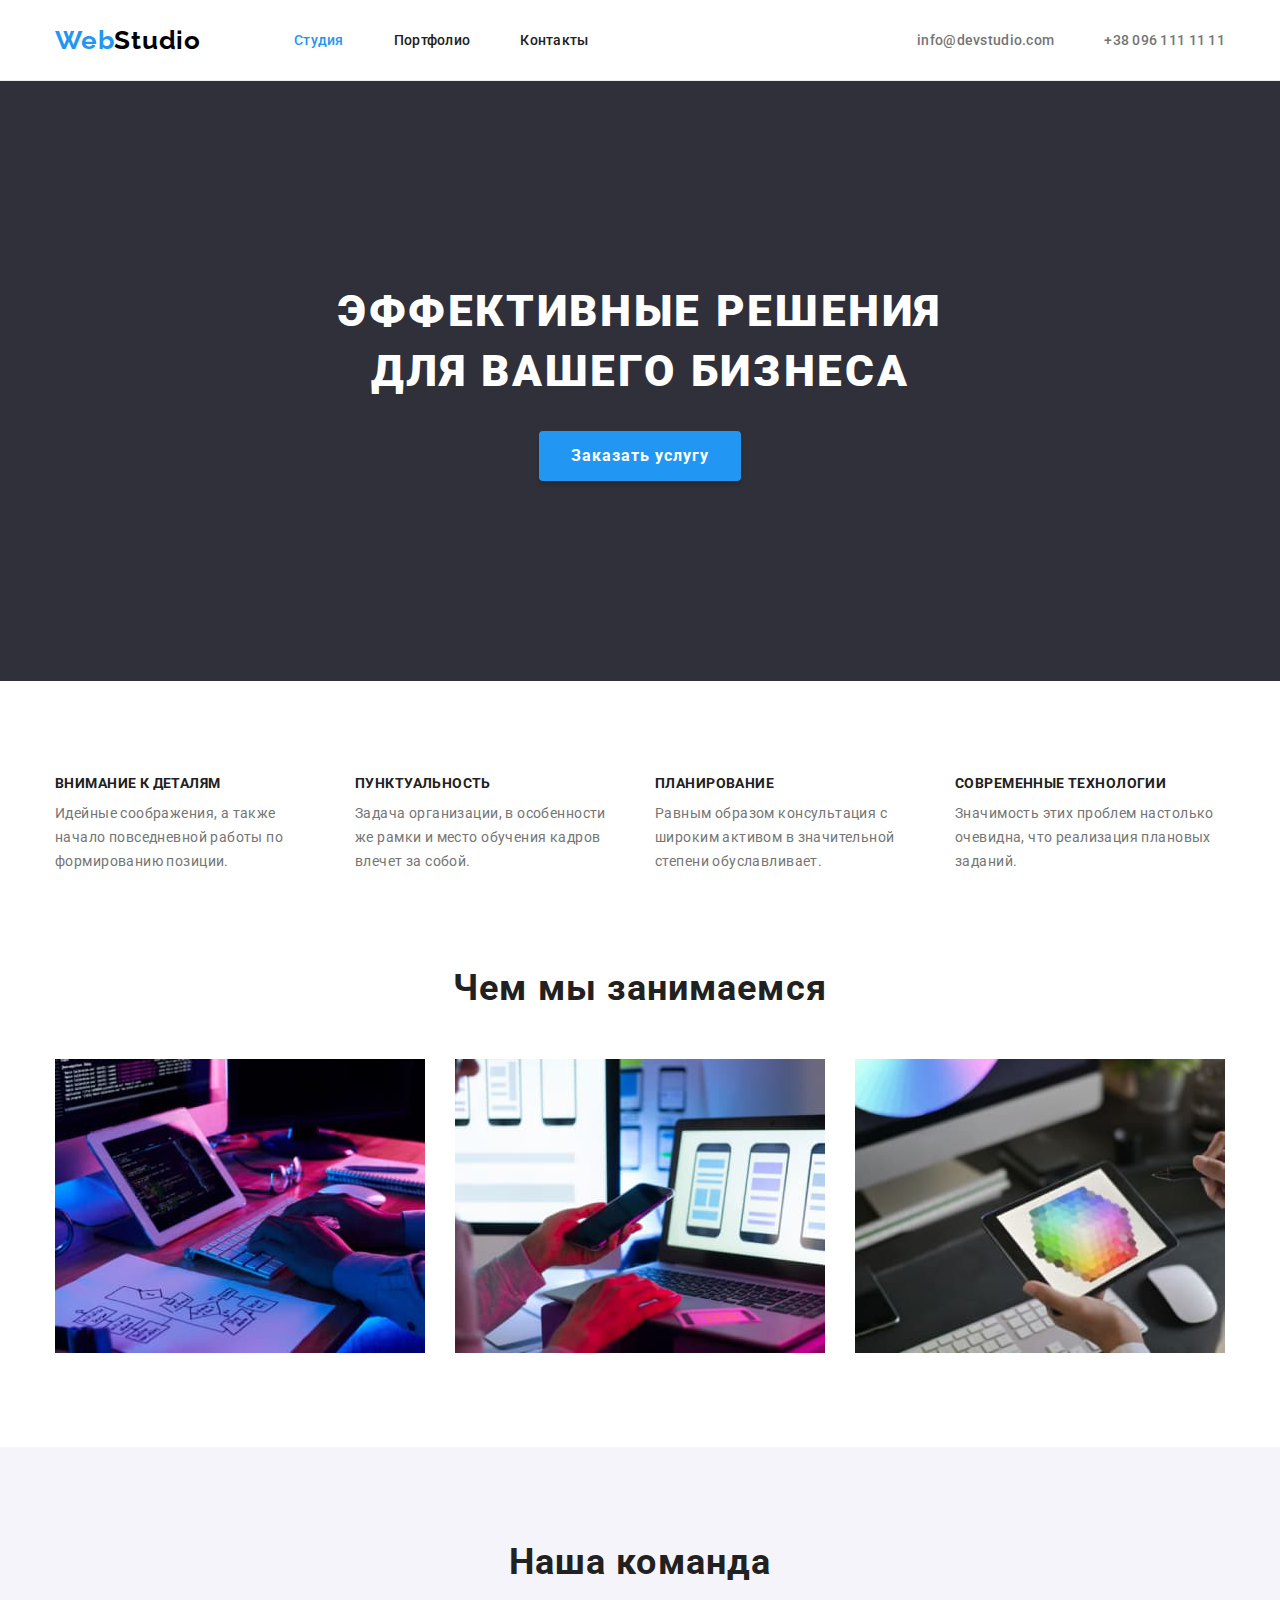
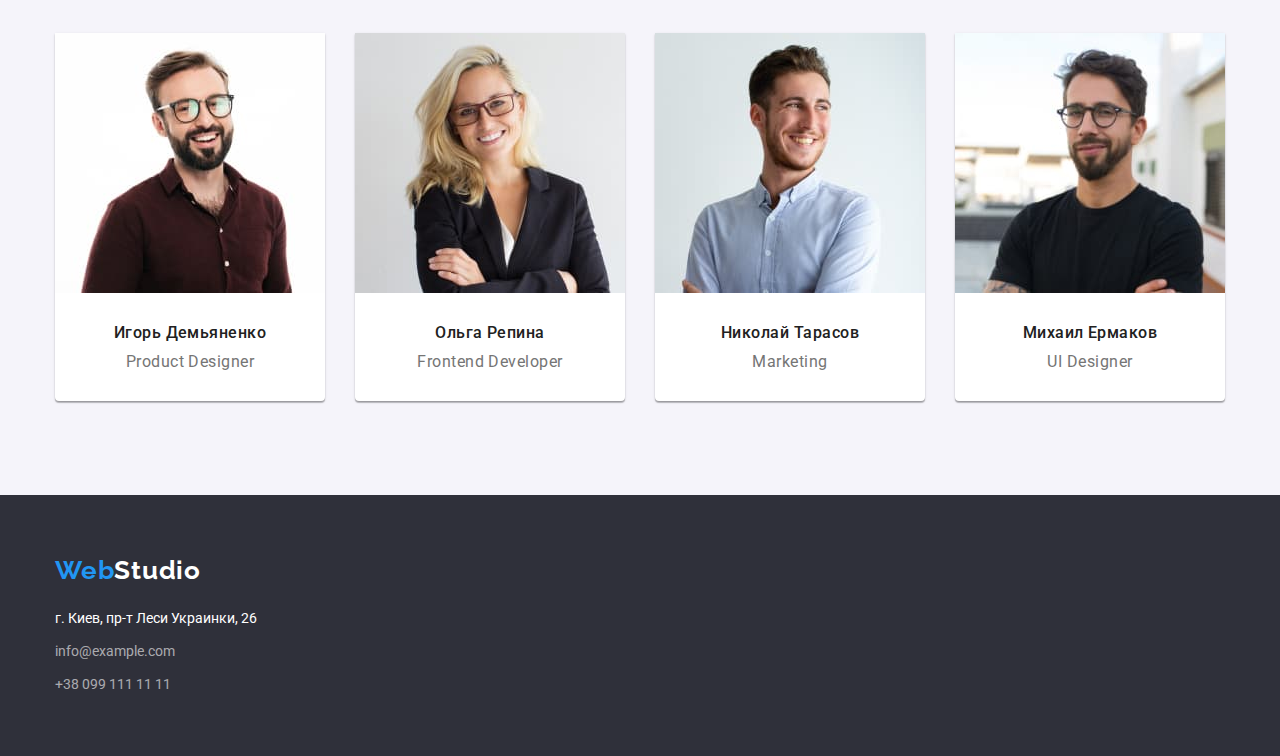
<file: index.html>
<!DOCTYPE html>
<html lang="ru">

<head>
    <meta charset="UTF-8">
    <meta http-equiv="X-UA-Compatible" content="IE=edge">
    <meta name="viewport" content="width=device-width, initial-scale=1.0">
    <link rel="stylesheet"
        href="https://cdnjs.cloudflare.com/ajax/libs/modern-normalize/1.0.0/modern-normalize.min.css" />
    <link rel="preconnect" href="https://fonts.googleapis.com">
    <link rel="preconnect" href="https://fonts.gstatic.com" crossorigin>
    <link
        href="https://fonts.googleapis.com/css2?family=Raleway:wght@700&family=Roboto:wght@400;500;700;900&display=swap"
        rel="stylesheet">
    <link rel="stylesheet" href="./css/styles.css" />
    <title>Web-Studio-(Version-2.1)</title>
</head>

<body>
    <header class="topline">
        <div class="container topper">
            <nav class="navigation">
                <a href="index.html" lang="en" class="logo">Web<span class="logo-top">Studio</span></a>
                <ul class="nav-list">
                    <li class="top-li"><a href="index.html" class="nav-link current">Студия</a></li>
                    <li class="top-li"><a href="portfolio.html" class="nav-link">Портфолио</a></li>
                    <li class="top-li"><a href="contacts.html" class="nav-link">Контакты</a></li>
                </ul>
            </nav>
            <ul class="contacts-top">
                <li class="top-li"><a href="mailto:info@devstudio.com" class="contacts-top-link">info@devstudio.com</a>
                </li>
                <li class="top-li"><a href="tel:+380961111111" class="contacts-top-link">+38 096 111 11 11</a></li>
            </ul>
        </div>
    </header>
    <main>
        <section class="order">
            <div class="container">
                <h1 class="header">Эффективные решения для вашего бизнеса</h1>
                <button type="button" class="order-button">Заказать услугу</button>
            </div>
        </section>
        <section class="section feature-padding">
            <div class="container">
                <h2 class="visually-hidden">Особенности</h2>
                <ul class="list">
                    <li class="feature box-margin">
                        <h3 class="feature-header">Внимание к деталям</h3>
                        <p class="feature-text">Идейные соображения, а также начало повседневной работы по формированию
                            позиции.</p>
                    </li>
                    <li class="feature box-margin">
                        <h3 class="feature-header">Пунктуальность</h3>
                        <p class="feature-text">Задача организации, в особенности же рамки и место обучения кадров
                            влечет за
                            собой.</p>
                    </li>
                    <li class="feature box-margin">
                        <h3 class="feature-header">Планирование</h3>
                        <p class="feature-text">Равным образом консультация с широким активом в значительной степени
                            обуславливает.</p>
                    </li>
                    <li class="feature box-margin">
                        <h3 class="feature-header">Современные технологии</h3>
                        <p class="feature-text">Значимость этих проблем настолько очевидна, что реализация плановых
                            заданий.
                        </p>
                    </li>
                </ul>
            </div>
        </section>
        <section class="section">
            <div class="container">
                <h2 class="about-header">Чем мы занимаемся</h2>
                <ul class="list">
                    <li class="box-margin">
                        <img src="images/box1.jpg" alt="Разработка програмного обеспечения" width="370" />
                    </li>
                    <li class="box-margin">
                        <img src="images/box2.jpg" alt="Тестирование модильных приложений" width="370" />
                    </li>
                    <li class="box-margin">
                        <img src="images/box3.jpg" alt="Работа с палитрой цветов" width="370" />
                    </li>
                </ul>
            </div>
        </section>
        <section class="section team-background">
            <div class="container">
                <h2 class="team-header">Наша команда</h2>
                <ul class="team list">
                    <li class="team-card box-margin">
                        <img src="images/card1.jpg" alt="Фото Игоря Демьяненко" width="270" />
                        <div class="member">
                            <h3 class="member-name">Игорь Демьяненко</h3>
                            <p lang="en" class="member-profession">Product Designer</p>
                        </div>
                    </li>
                    <li class="team-card box-margin">
                        <img src="images/card2.jpg" alt="Фото Ольги Репиной" width="270" />
                        <div class="member">
                            <h3 class="member-name">Ольга Репина</h3>
                            <p lang="en" class="member-profession">Frontend Developer</p>
                        </div>
                    </li>
                    <li class="team-card box-margin">
                        <img src="images/card3.jpg" alt="Фото  Николая Тарасова" width="270" />
                        <div class="member">
                            <h3 class="member-name">Николай Тарасов</h3>
                            <p lang="en" class="member-profession">Marketing</p>
                        </div>
                    </li>
                    <li class="team-card box-margin">
                        <img src="images/card4.jpg" alt="Фото Михаила Ермакова" width="270" />
                        <div class="member">
                            <h3 class="member-name">Михаил Ермаков</h3>
                            <p lang="en" class="member-profession">UI Designer</p>
                        </div>
                    </li>
                </ul>
            </div>
        </section>
    </main>
    <footer class="footer-styles">
        <div class="container">
            <a href="index.html" lang="en" class="logo">Web<span class="logo-bottom">Studio</span></a>
            <address class="address">
                <ul>
                    <li class="contacts-bottom"><a href="https://goo.gl/maps/pBQsYzYw25E7k7aP6" class="address-link">г.
                            Киев, пр-т Леси
                            Украинки,
                            26</a></li>
                    <li class="contacts-bottom"><a href="mailto:info@example.com"
                            class="contacts-bottom-link">info@example.com</a></li>
                    <li><a href="tel:+380991111111" class="contacts-bottom-link">+38 099 111 11 11</a></li>
                </ul>
            </address>
        </div>
    </footer>
</body>

</html>
</file>
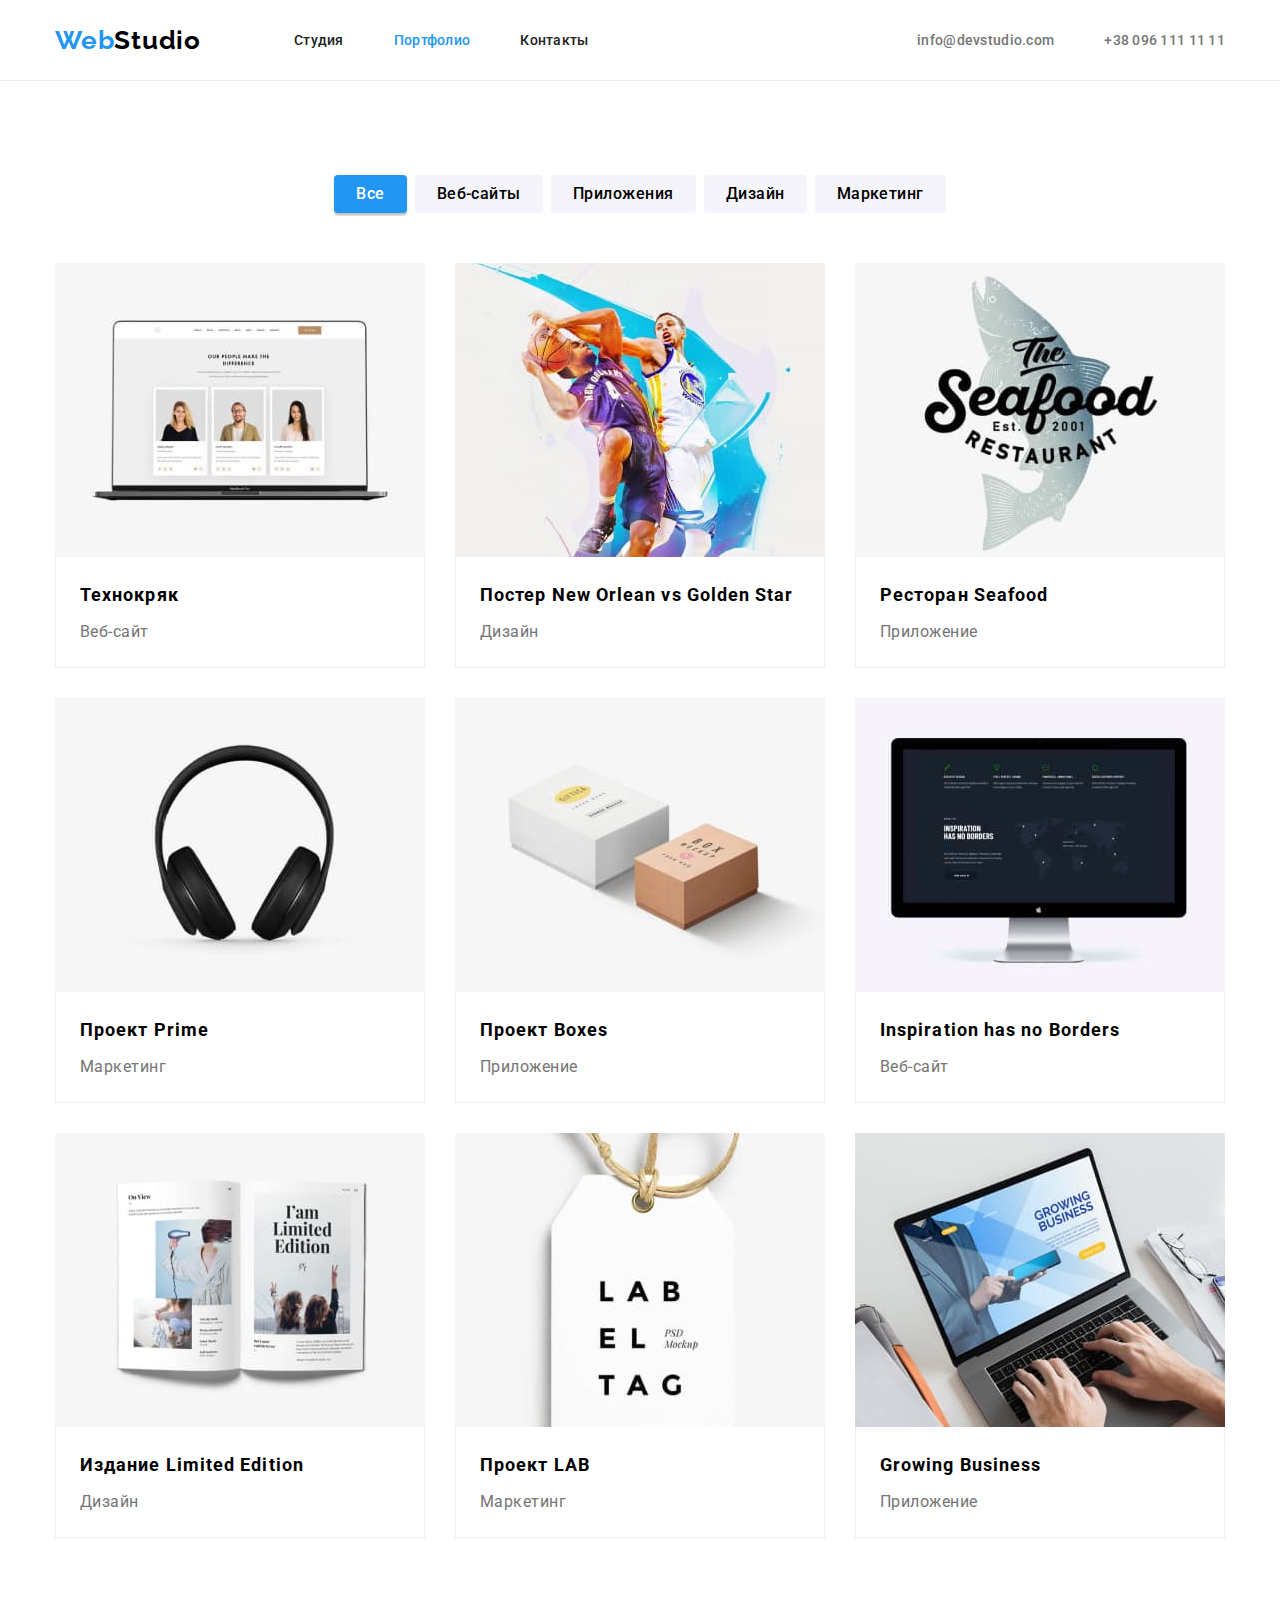
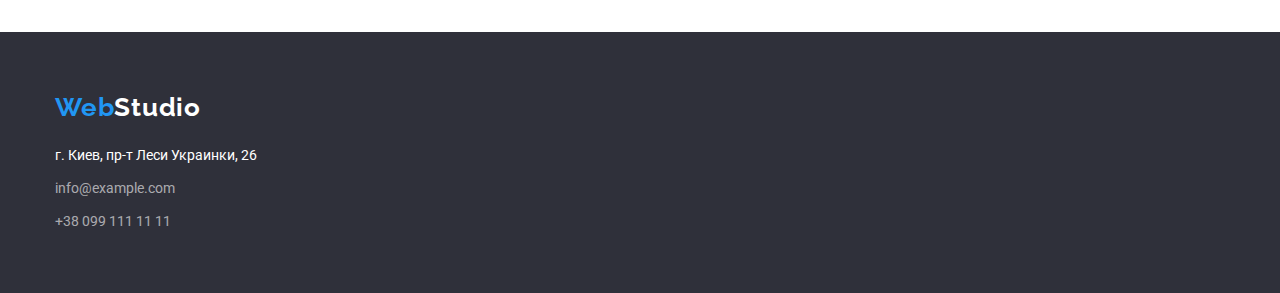
<file: portfolio.html>
<!DOCTYPE html>
<html lang="ru">

<head>
    <meta charset="UTF-8">
    <meta http-equiv="X-UA-Compatible" content="IE=edge">
    <meta name="viewport" content="width=device-width, initial-scale=1.0">
    <link rel="stylesheet"
        href="https://cdnjs.cloudflare.com/ajax/libs/modern-normalize/1.0.0/modern-normalize.min.css" />
    <link rel="preconnect" href="https://fonts.googleapis.com">
    <link rel="preconnect" href="https://fonts.gstatic.com" crossorigin>
    <link
        href="https://fonts.googleapis.com/css2?family=Raleway:wght@700&family=Roboto:wght@400;500;700;900&display=swap"
        rel="stylesheet">
    <link rel="stylesheet" href="./css/styles.css" />
    <title>Портфолио</title>
</head>

<body>
    <header class="topline">
        <div class="container topper">
            <nav class="navigation">
                <a href="index.html" lang="en" class="logo">Web<span class="logo-top">Studio</span></a>
                <ul class="nav-list">
                    <li class="top-li"><a href="index.html" class="nav-link">Студия</a></li>
                    <li class="top-li"><a href="portfolio.html" class="nav-link current">Портфолио</a></li>
                    <li class="top-li"><a href="contacts.html" class="nav-link">Контакты</a></li>
                </ul>
            </nav>
            <ul class="contacts-top">
                <li class="top-li"><a href="mailto:info@devstudio.com" class="contacts-top-link">info@devstudio.com</a>
                </li>
                <li class="top-li"><a href="tel:+380961111111" class="contacts-top-link">+38 096 111 11 11</a></li>
            </ul>
        </div>
    </header>
    <main>
        <section class="section">
            <div class="container">
                <h1 class="visually-hidden">Работы</h1>
                <ul class="filter">
                    <li class="filter-box"><button type="button" class="filter-button primary">Все</button></li>
                    <li class="filter-box"><button type="button" class="filter-button">Веб-сайты</button></li>
                    <li class="filter-box"><button type="button" class="filter-button">Приложения</button></li>
                    <li class="filter-box"><button type="button" class="filter-button">Дизайн</button></li>
                    <li class="filter-box"><button type="button" class="filter-button">Маркетинг</button></li>
                </ul>
                <ul class="portfolio">
                    <li class="project-margin">
                        <img src="images/portfolio1.jpg" alt="Технокряк" width="370" />
                        <div class="project">
                            <h2 class="project-heder">Технокряк</h2>
                            <p class="project-text">Веб-сайт</p>
                        </div>
                    </li>
                    <li class="project-margin">
                        <img src="images/portfolio2.jpg" alt="Постер New Orlean vs Golden Star" width="370" />
                        <div class="project">
                            <h2 class="project-heder">Постер <span lang="en">New Orlean vs Golden Star</span></h2>
                            <p class="project-text">Дизайн</p>
                        </div>
                    </li>
                    <li class="project-margin">
                        <img src="images/portfolio3.jpg" alt="Ресторан Seafood" width="370" />
                        <div class="project">
                            <h2 class="project-heder">Ресторан <span lang="en">Seafood</span></h2>
                            <p class="project-text">Приложение</p>
                        </div>
                    </li>
                    <li class="project-margin">
                        <img src="images/portfolio4.jpg" alt="Проект Prime" width="370" />
                        <div class="project">
                            <h2 class="project-heder">Проект <span lang="en">Prime</span></h2>
                            <p class="project-text">Маркетинг</p>
                        </div>
                    </li>
                    <li class="project-margin">
                        <img src="images/portfolio5.jpg" alt="Проект Boxes" width="370" />
                        <div class="project">
                            <h2 class="project-heder">Проект <span lang="en">Boxes</span></h2>
                            <p class="project-text">Приложение</p>
                        </div>
                    </li>
                    <li lang="en" class="project-margin">
                        <img src="images/portfolio6.jpg" alt="Inspiration has no Borders" width="370" lang="en" />
                        <div class="project">
                            <h2 class="project-heder" lang="en">Inspiration has no Borders</h2>
                            <p lang="ru" class="project-text">Веб-сайт</p>
                        </div>
                    </li>
                    <li class="project-margin">
                        <img src="images/portfolio7.jpg" alt="Издание Limited Edition" width="370" />
                        <div class="project">
                            <h2 class="project-heder">Издание <span lang="en">Limited Edition</span></h2>
                            <p class="project-text">Дизайн</p>
                        </div>
                    </li>
                    <li class="project-margin">
                        <img src="images/portfolio8.jpg" alt="Проект LAB" width="370" />
                        <div class="project">
                            <h2 class="project-heder">Проект <span lang="en">LAB</span></h2>
                            <p class="project-text">Маркетинг</p>
                        </div>
                    </li>
                    <li lang="en" class="project-margin">
                        <img src="images/portfolio9.jpg" alt="Growing Business" width="370" lang="en" />
                        <div class="project">
                            <h2 class="project-heder" lang="en">Growing Business</h2>
                            <p lang="ru" class="project-text">Приложение</p>
                        </div>
                    </li>
                </ul>
            </div>
        </section>
    </main>
    <footer class="footer-styles">
        <div class="container">
            <a href="index.html" lang="en" class="logo">Web<span class="logo-bottom">Studio</span></a>
            <address class="address">
                <ul>
                    <li class="contacts-bottom"><a href="https://goo.gl/maps/pBQsYzYw25E7k7aP6" class="address-link">г.
                            Киев, пр-т Леси
                            Украинки,
                            26</a></li>
                    <li class="contacts-bottom"><a href="mailto:info@example.com"
                            class="contacts-bottom-link">info@example.com</a></li>
                    <li><a href="tel:+380991111111" class="contacts-bottom-link">+38 099 111 11 11</a></li>
                </ul>
            </address>
        </div>
    </footer>
</body>

</html>
</file>
<file: css/styles.css>
:root {
    --hover-color: #2196F3;
    --header-text-color: #212121;
    --simple-text-color: #757575;
    --logo-top-color: #000;
    --button-filter-color: #F5F4FA;
    --background-color: #FFFFFF;
    --background-footer-color: #2F303A;
    --border-project-color: #EEEEEE;
    --contacts-bottom-color: rgba(255, 255, 255, 0.6);
}

body {
    background-color: var(--background-color);
    font-family: 'Roboto', sans-serif;
    margin: 0;
    padding: 0;
    border: 0;
}

p,
h1,
h2,
h3 {
    margin: 0;
}

ul {
    margin: 0;
    padding: 0;
    list-style: none;
}

.list {
    display: flex;
    align-items: center;
}

img {
    display: block;
    max-width: 100%;
    height: auto;
}

.container {
    width: 1200px;
    margin-right: auto;
    margin-left: auto;
    padding-left: 15px;
    padding-right: 15px;
}

/* top */
.topline {
    border-bottom: 1px solid #ECECEC;
}

.topper {
    display: flex;
    align-items: center;
}

.logo {
    font-family: 'Raleway';
    font-weight: 700;
    font-size: 26px;
    line-height: calc(31 / 26);
    letter-spacing: 0.03em;
    color: var(--hover-color);
    text-decoration: none;
}

.logo-top {
    color: var(--logo-top-color);
}

.logo-bottom {
    color: var(--background-color);
}

.navigation {
    align-items: center;
    display: flex;
}

.nav-list {
    margin-left: 93px;
    display: flex;
}

.top-li {
    margin-right: 50px;
}

.top-li:last-child {
    margin-right: 0;
}


.nav-link {
    padding-top: 32px;
    padding-bottom: 32px;
    display: block;
    font-weight: 500;
    font-size: 14px;
    line-height: calc(16 / 14);
    letter-spacing: 0.02em;
    text-decoration: none;
    color: var(--header-text-color);
}

.nav-link:hover,
.nav-link:focus,
.nav-link.current {
    color: var(--hover-color);
}

.contacts-top {
    margin-left: auto;
    display: flex;
}


.contacts-top-link {
    padding-top: 32px;
    padding-bottom: 32px;
    font-weight: 500;
    font-size: 14px;
    line-height: calc(16 / 14);
    letter-spacing: 0.02em;
    text-decoration: none;
    color: var(--simple-text-color);

}

.contacts-top-link:hover,
.contacts-top-link:focus {
    color: var(--hover-color);
}

/* portfolio styles */
.section {
    padding-top: 94px;
    padding-bottom: 94px;
}



.visually-hidden {
    position: absolute;
    width: 1px;
    height: 1px;
    margin: -lpx;
    border: 0;
    padding: 0;
    white-space: nowrap;
    clip-path: inset(100%);
    clip: rect(0 0 0 0);
    overflow: hidden;
}

.filter {
    display: flex;
    justify-content: center;
}

.filter-box:not(:last-child) {
    margin-right: 8px;
}

.filter-button {
    padding-left: 22px;
    padding-top: 6px;
    padding-right: 22px;
    padding-bottom: 6px;
    background: var(--button-filter-color);
    border-radius: 4px;
    border-style: hidden;
    font-weight: 500;
    font-size: 16px;
    line-height: calc(26 / 16);
    text-align: center;
    letter-spacing: 0.03em;
    color: var(--link-text-color);
    white-space: nowrap;
    cursor: pointer;
}

.filter-button:hover,
.filter-button:focus,
.filter-button.primary {
    border-color: var(--hover-color);
    color: var(--background-color);
    background: var(--hover-color);
    box-shadow: 0px 3px 1px rgba(0, 0, 0, 0.1), 0px 1px 2px rgba(0, 0, 0, 0.08), 0px 2px 2px rgba(0, 0, 0, 0.12);
}

.portfolio {
    display: flex;
    flex-wrap: wrap;
    margin-top: 50px;
}


.project {
    padding-top: 20px;
    padding-left: 24px;
    padding-right: 24px;
    padding-bottom: 20px;
    border-bottom: 1px solid var(--border-project-color);
    border-left: 1px solid var(--border-project-color);
    border-right: 1px solid var(--border-project-color);
}

.project-margin:not(:nth-child(3n)) {
    margin-right: 30px;
}

.project-margin:not(:nth-last-child(-n+3)) {
    margin-bottom: 30px;
}

.project-heder {
    margin-bottom: 4px;
    font-weight: 700;
    font-size: 18px;
    line-height: calc(36 / 18);
    letter-spacing: 0.06em;
    color: var(--link-text-color);
}

.project-text {
    font-size: 16px;
    line-height: calc(30 / 16);
    letter-spacing: 0.03em;
    color: var(--simple-text-color);
}

/* footer */
.footer-styles {
    padding-top: 60px;
    padding-bottom: 60px;
    background-color: var(--background-footer-color);
}

.address {
    margin-top: 20px;

}


.address-link {
    font-style: normal;
    font-size: 14px;
    line-height: calc(24 / 14);
    text-decoration: none;
    color: var(--background-color);
}

.address-link:hover,
.address-link:focus {
    color: var(--hover-color);
}

.contacts-bottom {
    margin-bottom: 9px;
}

.contacts-bottom-link {
    font-style: normal;
    font-size: 14px;
    line-height: calc(24 /14);
    text-decoration: none;
    color: var(--contacts-bottom-color);
}

.contacts-bottom-link:hover,
.contacts-bottom-link:focus {
    color: var(--hover-color);
}

/* index styles */
.order {
    padding-top: 200px;
    padding-bottom: 200px;
    background-color: var(--background-footer-color);
}

.header {
    max-width: 700px;
    font-weight: 900;
    font-size: 44px;
    line-height: calc(60 / 44);
    text-align: center;
    letter-spacing: 0.06em;
    text-transform: uppercase;
    color: var(--background-color);
    align-items: center;
    margin-left: auto;
    margin-right: auto;
    padding: 0;

}

.order-button {
    font-weight: 700;
    font-size: 16px;
    line-height: calc(30 / 16);
    text-align: center;
    letter-spacing: 0.06em;
    cursor: pointer;
    border-style: hidden;
    color: var(--background-color);
    background: var(--hover-color);
    box-shadow: 0px 4px 4px rgba(0, 0, 0, 0.15);
    border-radius: 4px;
    margin-top: 30px;
    margin-left: auto;
    margin-right: auto;
    padding-left: 32px;
    padding-top: 10px;
    padding-right: 32px;
    padding-bottom: 10px;
    align-items: center;
    display: block;
}

.feature {
    max-width: 270px;

}

.feature-padding {
    padding-bottom: 0;
}

.feature-header {
    font-weight: 700;
    font-size: 14px;
    line-height: calc(16 / 14);
    letter-spacing: 0.03em;
    text-transform: uppercase;
    color: var(--header-text-color);
}

.feature-text {
    margin-top: 10px;
    font-size: 14px;
    line-height: calc(24 / 14);
    letter-spacing: 0.03em;
    color: var(--simple-text-color);
}

.about-header {
    margin-bottom: 50px;
    font-weight: 700;
    font-size: 36px;
    line-height: calc(42 / 36);
    text-align: center;
    letter-spacing: 0.03em;
    color: var(--header-text-color);
}

.box-margin:not(:last-child) {
    margin-right: 30px;
}


.team-background {
    background: var(--button-filter-color);
}

.team {
    margin-top: 50px;
}

.team-header {
    font-weight: 700;
    font-size: 36px;
    line-height: calc(42 / 36);
    text-align: center;
    letter-spacing: 0.03em;
    color: var(--header-text-color);
}

.team-card {
    background: var(--background-color);
    box-shadow: 0px 1px 3px rgba(0, 0, 0, 0.12), 0px 1px 1px rgba(0, 0, 0, 0.14), 0px 2px 1px rgba(0, 0, 0, 0.2);
    border-radius: 0px 0px 4px 4px;
}

.member {
    padding-top: 30px;
    padding-bottom: 30px;
}

.member-name {
    margin-bottom: 10px;
    font-weight: 500;
    font-size: 16px;
    line-height: calc(19 /16);
    text-align: center;
    letter-spacing: 0.03em;
    color: var(--header-text-color);
}

.member-profession {
    font-size: 16px;
    line-height: calc(19 / 16);
    text-align: center;
    letter-spacing: 0.03em;
    color: var(--simple-text-color);
}
</file>
